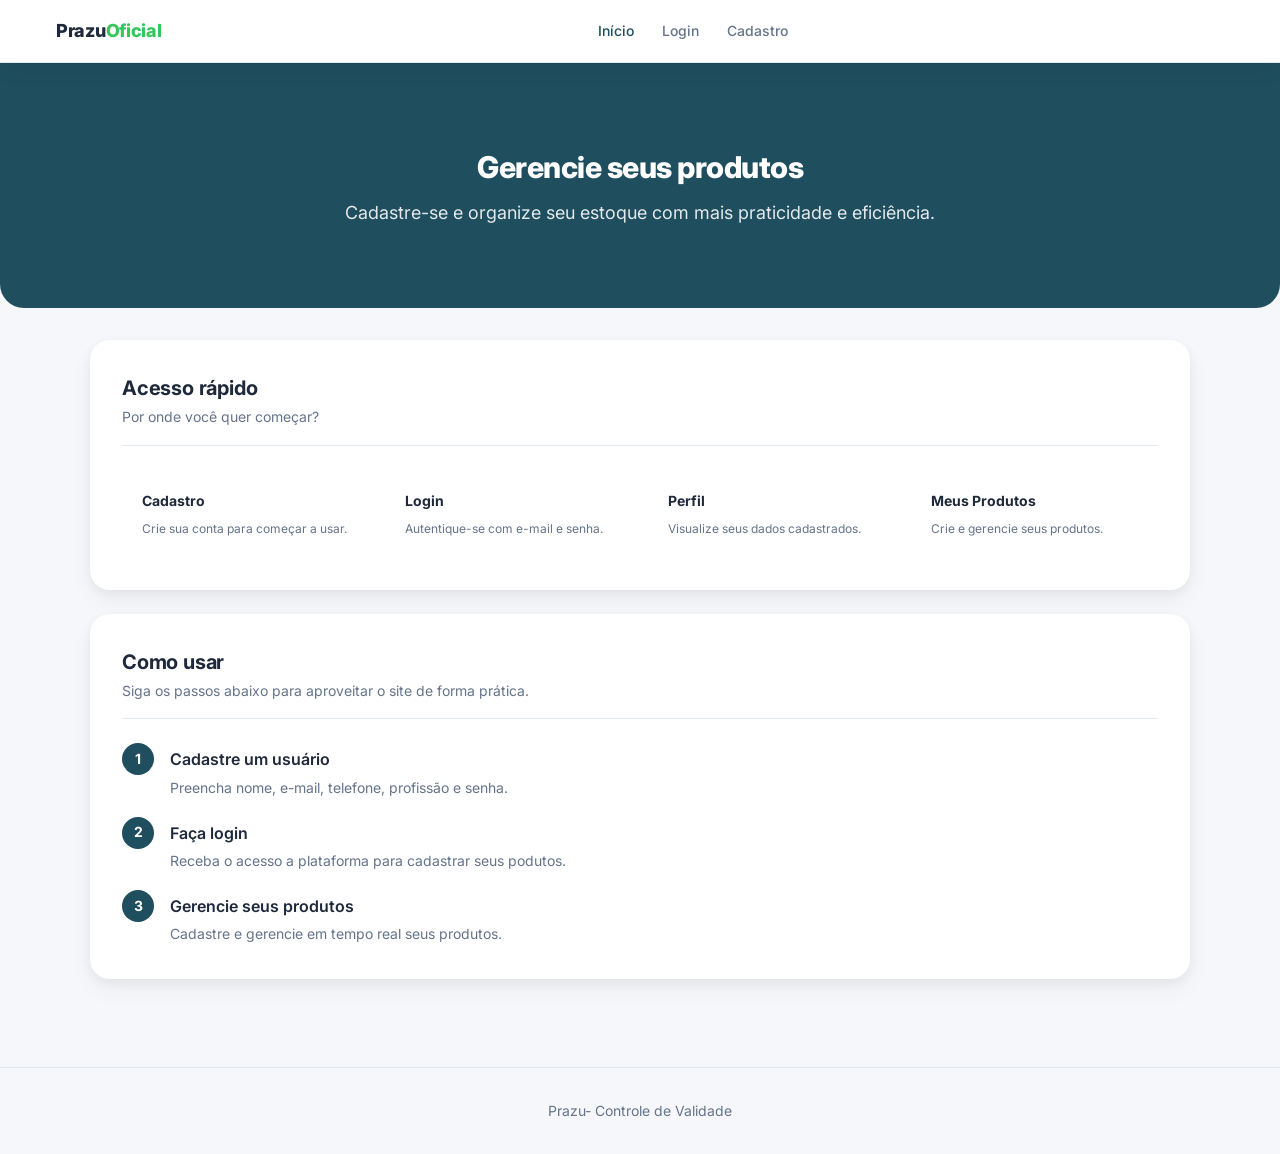
<file: index.html>
<!DOCTYPE html>
<html lang="pt-br">
<head>
    <meta charset="UTF-8">
    <meta name="viewport" content="width=device-width, initial-scale=1.0">
    <title>Prazu</title>

    <!-- ── ESTILOS ── -->
    <link rel="preconnect" href="https://fonts.googleapis.com">
    <link rel="preconnect" href="https://fonts.gstatic.com" crossorigin>
    <link href="https://fonts.googleapis.com/css2?family=Inter:wght@400;500;600;700;800&display=swap" rel="stylesheet">
    <link rel="stylesheet" href="css/style.css">
</head>
<body>

    <!-- ── NAVBAR ── -->
    <nav class="topbar">
        <div class="topbar-inner">
            <a class="topbar-brand" href="index.html">
                <span class="brand-name">Prazu<span>Oficial</span></span>
            </a>
            <div class="topbar-nav">
                <a class="nav-link active" href="index.html">Início</a>
                <a class="nav-link " href="login.html">Login</a>
                <a class="nav-link" href="cadastro.html">Cadastro</a>
            </div>
            <div class="topbar-actions">
                <button id="topbar-logout" class="secondary small is-hidden" type="button">Sair</button>
            </div>
        </div>
    </nav>

    <!-- ── HERO ── -->
    <div class="page-hero">
        <h1>Gerencie seus produtos</h1>
        <p>Cadastre-se e organize seu estoque com mais praticidade e eficiência.</p>
    </div>

    <!-- ── CONTEÚDO ── -->
    <div class="container">

        <section class="card">
            <div class="card-header">
                <div>
                    <h2>Acesso rápido</h2>
                    <p>Por onde você quer começar?</p>
                </div>
            </div>
            <div class="quick-links">
                <a class="quick-link-item" href="cadastro.html">
                    <span class="ql-title">Cadastro</span>
                    <span class="ql-desc">Crie sua conta para começar a usar.</span>
                </a>
                <a class="quick-link-item" href="login.html">
                    <span class="ql-title">Login</span>
                    <span class="ql-desc">Autentique-se com e-mail e senha.</span>
                </a>
                <a class="quick-link-item" href="perfil.html">
                    <span class="ql-title">Perfil</span>
                    <span class="ql-desc">Visualize seus dados cadastrados.</span>
                </a>
                <a class="quick-link-item" href="produtos.html">
                    <span class="ql-title">Meus Produtos</span>
                    <span class="ql-desc">Crie e gerencie seus produtos.</span>
                </a>
            </div>
        </section>

        <section class="card">
            <div class="card-header">
                <div>
                    <h2>Como usar</h2>
                    <p>Siga os passos abaixo para aproveitar o site de forma prática.</p>
                </div>
            </div>
            <div class="steps">
                <div class="step">
                    <div class="step-number">1</div>
                    <div class="step-content">
                        <strong>Cadastre um usuário</strong>
                        <span>Preencha nome, e-mail, telefone, profissão e senha.</span>
                    </div>
                </div>
                <div class="step">
                    <div class="step-number">2</div>
                    <div class="step-content">
                        <strong>Faça login</strong>
                        <span>Receba o acesso a plataforma para cadastrar seus podutos.</span>
                    </div>
                </div>
                <div class="step">
                    <div class="step-number">3</div>
                    <div class="step-content">
                        <strong>Gerencie seus produtos</strong>
                        <span>Cadastre e gerencie em tempo real seus produtos.</span>
                    </div>
                </div>
            </div>
        </section>

    </div>

    <footer>Prazu- Controle de Validade</footer>

    <!-- ── SCRIPTS ── -->
    <script src="js/api.js"></script>
</body>
</html>
</file>
<file: css/style.css>
/* ============================================================
   VARIÁVEIS DE DESIGN (tokens)
   ============================================================ */
:root {
    /* Cores primárias (cinza, azul, verde) */
    --color-primary:        #1F4E5F;
    --color-primary-dark:   #163845;
    --color-primary-light:  #EAF4F7;

    /* Cores de superfície */
    --color-bg:             #F5F7FA;
    --color-surface:        #ffffff;
    --color-surface-alt:    #FAFBFC;
    --color-border:         #E2E8F0;

    /* Cores de texto */
    --color-text:           #1E293B;
    --color-text-muted:     #64748B;

    /* Feedback */
    --color-success:        #34C759;
    --color-success-bg:     #dcfce7;
    --color-error:          #FF4D4F;
    --color-error-bg:       #fee2e2;
    --color-warning:        #FF9500;
    --color-warning-bg:     #fef3c7;

    /* Ações destrutivas / neutras */
    --color-danger:         #ef4444;
    --color-danger-dark:    #dc2626;
    --color-neutral:        #94a3b8;
    --color-neutral-dark:   #64748b;

    /* Espaçamento base */
    --space-1: 4px;
    --space-2: 8px;
    --space-3: 12px;
    --space-4: 16px;
    --space-5: 20px;
    --space-6: 24px;
    --space-8: 32px;
    --space-10: 40px;
    --space-12: 48px;

    /* Tipografia */
    --font-sans: 'Inter', system-ui, -apple-system, sans-serif;
    --font-size-xs:   0.75rem;
    --font-size-sm:   0.875rem;
    --font-size-base: 1rem;
    --font-size-lg:   1.125rem;
    --font-size-xl:   1.25rem;
    --font-size-2xl:  1.5rem;
    --font-size-3xl:  1.875rem;

    /* Sombras */
    --shadow-sm:  0 1px 3px rgba(0,0,0,.06), 0 1px 2px rgba(0,0,0,.04);
    --shadow-md:  0 4px 12px rgba(0,0,0,.07), 0 2px 4px rgba(0,0,0,.05);
    --shadow-lg:  0 10px 30px rgba(0,0,0,.10), 0 4px 10px rgba(0,0,0,.06);

    /* Bordas */
    --radius-sm:  6px;
    --radius-md:  10px;
    --radius-lg:  16px;
    --radius-xl:  24px;
    --radius-full: 9999px;

    /* Transições */
    --transition: 0.18s ease;
}

/* ============================================================
   RESET & BASE
   ============================================================ */
*, *::before, *::after {
    box-sizing: border-box;
    margin: 0;
    padding: 0;
}

html { scroll-behavior: smooth; }

body {
    font-family: var(--font-sans);
    font-size: var(--font-size-base);
    background: var(--color-bg);
    color: var(--color-text);
    min-height: 100vh;
    line-height: 1.6;
    -webkit-font-smoothing: antialiased;
}

/* ============================================================
   TOPBAR / NAVBAR
   ============================================================ */
.topbar {
    background: white;
    border-bottom: 1px solid var(--color-border);
    box-shadow: 0 1px 0 rgba(0,0,0,.05), 0 8px 24px rgba(0,0,0,.04);
    position: sticky;
    top: 0;
    z-index: 100;
}

.topbar-inner {
    width: min(1200px, 96%);
    margin: 0 auto;
    display: flex;
    align-items: center;
    justify-content: space-between;
    padding: var(--space-3) var(--space-4);
    gap: var(--space-4);
}

.topbar-brand {
    display: flex;
    align-items: center;
    gap: var(--space-2);
    text-decoration: none;
    color: var(--color-text);
}

.topbar-brand .brand-icon {
    width: 36px;
    height: 36px;
    background: var(--color-primary);
    border-radius: var(--radius-md);
    display: flex;
    align-items: center;
    justify-content: center;
    color: rgb(96, 149, 172);
    font-size: 18px;
    flex-shrink: 0;
}

.topbar-brand .brand-name {
    font-size: var(--font-size-lg);
    font-weight: 800;
    color: var(--color-text);
    letter-spacing: -0.3px;
}

.topbar-brand .brand-name span {
    color: #34C759;
}

.brand-icon img {
    width: 20px;
    height: 20px;
    object-fit: contain;
}

.topbar-nav {
    display: flex;
    align-items: center;
    gap: var(--space-1);
    flex-wrap: wrap;
}

.topbar-actions {
    display: flex;
    align-items: center;
    gap: var(--space-2);
}

.nav-link {
    display: inline-flex;
    align-items: center;
    gap: var(--space-1);
    padding: var(--space-2) var(--space-3);
    border-radius: var(--radius-md);
    text-decoration: none;
    font-size: var(--font-size-sm);
    font-weight: 500;
    color: var(--color-text-muted);
    transition: color var(--transition), background var(--transition);
}

.nav-link:hover {
    color: var(--color-primary);
    background: var(--color-primary-light);
}

.nav-link.active {
    color: #1F4E5F;
    background: white;
}

/* ============================================================
   PAGE HERO (substitui o <header> antigo)
   ============================================================ */
.page-hero {
    background: #1F4E5F;
    color: white;
    padding: 80px 20px;
    text-align: center;
    border-bottom-left-radius: 24px;
    border-bottom-right-radius: 24px;
}

.page-hero h1 {
    font-size: var(--font-size-3xl);
    font-weight: 800;
    letter-spacing: -0.5px;
    margin-bottom: var(--space-2);
}

.page-hero p {
    font-size: var(--font-size-lg);
    opacity: 0.88;
}

/* ============================================================
   LAYOUT
   ============================================================ */
.container {
    width: min(1100px, 96%);
    margin: 0 auto;
    padding: var(--space-8) 0 var(--space-12);
}

/* página centrada (login / cadastro) */
.container.center {
    max-width: 480px;
}

/* ============================================================
   CARD
   ============================================================ */
.card {
    background: white;
    border: none;
    border-radius: 20px;
    padding: 32px;
    margin-bottom: var(--space-6);
    box-shadow: 0 4px 12px rgba(0,0,0,.05), 0 12px 24px rgba(0,0,0,.04);
}

.card-header {
    display: flex;
    align-items: center;
    gap: var(--space-3);
    margin-bottom: var(--space-6);
    padding-bottom: var(--space-4);
    border-bottom: 1px solid var(--color-border);
}

.card-header .card-icon {
    width: 40px;
    height: 40px;
    background: var(--color-primary-light);
    border-radius: var(--radius-md);
    display: flex;
    align-items: center;
    justify-content: center;
    font-size: 20px;
    flex-shrink: 0;
}

.card-icon img {
    width: 20px;
    height: 20px;
    object-fit: contain;
}

.card-header h2 {
    font-size: var(--font-size-xl);
    font-weight: 700;
    color: var(--color-text);
    letter-spacing: -0.2px;
}

.card-header p {
    font-size: var(--font-size-sm);
    color: var(--color-text-muted);
    margin-top: 2px;
}

/* card de instrução sutil */
.card.info-card {
    background: var(--color-primary-light);
    border-color: #F5F7FA;
    box-shadow: none;
    padding: var(--space-5) var(--space-6);
}

.card.info-card p {
    color: #1F4E5F;
    font-size: var(--font-size-sm);
    line-height: 1.6;
}

/* ============================================================
   FORMULÁRIOS
   ============================================================ */
.form-field {
    margin-bottom: var(--space-5);
}

.form-field label {
    display: block;
    margin-bottom: var(--space-2);
    font-size: var(--font-size-sm);
    font-weight: 600;
    color: var(--color-text);
}

.form-field input {
    width: 100%;
    padding: 14px 16px;
    border: 2px solid #E2E8F0;
    border-radius: 12px;
    background: white;
    font-size: var(--font-size-base);
    color: var(--color-text);
    transition: border-color var(--transition), box-shadow var(--transition);
    outline: none;
}

.form-field input:focus {
    border-color: #34C759;
    box-shadow: 0 0 0 4px rgba(52,199,89,.15);
    background: white;
}

.form-field input::placeholder {
    color: var(--color-neutral);
}

/* ============================================================
   CLASSES SIMPLES DE APOIO (LEGIBILIDADE)
   ============================================================ */
.app-page {
    padding-top: var(--space-8);
    padding-bottom: var(--space-12);
}

.app-card {
    margin-bottom: var(--space-6);
    box-shadow: var(--shadow-md);
}

.app-profile-head {
    display: flex;
    flex-direction: column;
    align-items: center;
    gap: var(--space-6);
}

.app-overline {
    text-transform: uppercase;
    color: var(--color-primary);
    font-size: var(--font-size-xs);
    font-weight: 700;
    margin-bottom: var(--space-2);
}

.app-title {
    font-size: var(--font-size-2xl);
    margin-bottom: var(--space-2);
}

.app-subtitle {
    font-size: var(--font-size-xl);
    margin-bottom: 2px;
}

.app-muted {
    color: var(--color-text-muted);
    margin-bottom: 0;
}

.app-actions {
    display: flex;
    flex-wrap: wrap;
    gap: var(--space-2);
    margin-top: var(--space-4);
}

.app-header {
    padding-bottom: var(--space-3);
    margin-bottom: var(--space-2);
}

/* ============================================================
   BOTÕES
   ============================================================ */
button,
button[type="submit"],
a.button {
    display: inline-flex;
    align-items: center;
    justify-content: center;
    gap: var(--space-2);
    padding: 10px var(--space-5);
    border: none;
    border-radius: var(--radius-md);
    font-family: var(--font-sans);
    font-size: var(--font-size-sm);
    font-weight: 600;
    cursor: pointer;
    text-decoration: none;
    transition: background var(--transition), transform var(--transition), box-shadow var(--transition);
    line-height: 1;
    white-space: nowrap;

    /* padrão: primário */
    background: var(--color-primary);
    color: white;
}

button:hover,
button[type="submit"]:hover,
a.button:hover {
    background: #2CB34E;
    box-shadow: 0 4px 12px rg#F5F7FAba(99,102,241,0.3);
    transform: translateY(-1px);
}

button:active,
button[type="submit"]:active,
a.button:active {
    transform: translateY(0);
}

button.full-width {
    width: 100%;
    padding: 12px var(--space-5);
    font-size: var(--font-size-base);
}

button.secondary,
a.button.secondary {
    background: transparent;
    color: var(--color-text-muted);
    border: 1.5px solid var(--color-border);
    box-shadow: none;
}

button.secondary:hover,
a.button.secondary:hover {
    background: var(--color-surface-alt);
    color: var(--color-text);
    border-color: var(--color-neutral);
    box-shadow: none;
}

button.danger {
    background: var(--color-danger);
    color: white;
}

button.danger:hover {
    background: var(--color-danger-dark);
    box-shadow: 0 4px 12px rg#c63639ba(239,68,68,0.3);
}

button.small {
    padding: 6px 10px;
    font-size: var(--font-size-xs);
    border-radius: var(--radius-sm);
}

/* ============================================================
   HERO DA PÁGINA INICIAL — grid de acesso rápido
   ============================================================ */
.quick-links {
    display: grid;
    grid-template-columns: repeat(auto-fit, minmax(200px, 1fr));
    gap: var(--space-4);
    margin-top: var(--space-2);
}

.quick-link-item {
    display: flex;
    flex-direction: column;
    align-items: flex-start;
    gap: var(--space-2);
    padding: var(--space-5);
    border-radius: 18px;
    background: white;
    border: none;
    text-decoration: none;
    color: var(--color-text);
    transition: border-color var(--transition), box-shadow 0 2px 10px rgba(0,0,0,.05), transform var(--transition);
}

.quick-link-item:hover {
    box-shadow: 0 12px 24px rgba(0,0,0,.08);
    transform: translateY(-4px);
}

.quick-link-item .ql-icon {
    display: inline-flex;
    align-items: center;
    justify-content: center;
}

.quick-link-item .ql-icon img {
    width: 24px;
    height: 24px;
    object-fit: contain;
}

.quick-link-item .ql-title {
    font-size: var(--font-size-sm);
    font-weight: 700;
}

.quick-link-item .ql-desc {
    font-size: var(--font-size-xs);
    color: var(--color-text-muted);
    line-height: 1.5;
}

/* passos de uso */
.steps {
    display: flex;
    flex-direction: column;
    gap: var(--space-4);
}

.step {
    display: flex;
    align-items: flex-start;
    gap: var(--space-4);
}

.step-number {
    width: 32px;
    height: 32px;
    background: var(--color-primary);
    color: white;
    border-radius: var(--radius-full);
    display: flex;
    align-items: center;
    justify-content: center;
    font-weight: 700;
    font-size: var(--font-size-sm);
    flex-shrink: 0;
}

.step-content {
    padding-top: 4px;
}

.step-content strong {
    display: block;
    font-weight: 600;
    margin-bottom: 2px;
}

.step-content span {
    font-size: var(--font-size-sm);
    color: var(--color-text-muted);
}

/* ============================================================
   PERFIL — info
   ============================================================ */
.perfil-grid {
    display: grid;
    grid-template-columns: repeat(auto-fit, minmax(200px, 1fr));
    gap: var(--space-4);
    margin-bottom: var(--space-5);
}

.perfil-item {
    background: var(--color-surface-alt);
    border: 1px solid var(--color-border);
    border-radius: var(--radius-md);
    padding: var(--space-4);
}

.perfil-item .pi-label {
    font-size: var(--font-size-xs);
    font-weight: 600;
    color: var(--color-text-muted);
    text-transform: uppercase;
    letter-spacing: 0.5px;
    margin-bottom: 4px;
}

.perfil-item .pi-value {
    font-size: var(--font-size-base);
    font-weight: 600;
    color: var(--color-text);
}

/* ============================================================
   TAREFAS — cards em grid
   ============================================================ */
.produtos-grid {
    display: grid;
    grid-template-columns: repeat(auto-fill, minmax(280px, 1fr));
    gap: var(--space-4);
    margin-top: var(--space-4);
}

.produto-card {
    background: var(--color-surface);
    border: 1.5px solid var(--color-border);
    border-radius: var(--radius-lg);
    padding: var(--space-5);
    display: flex;
    flex-direction: column;
    gap: var(--space-3);
    transition: border-color var(--transition), box-shadow var(--transition);
}

.produto-card:hover {
    border-color: var(--color-primary);
    box-shadow: var(--shadow-md);
}

.produto-card.done {
    background: #f0fdf4;
    border-color: #bbf7d0;
}

.produto-card-title {
    font-size: var(--font-size-base);
    font-weight: 600;
    color: var(--color-text);
    word-break: break-word;
}

.produto-card-desc {
    font-size: var(--font-size-sm);
    color: var(--color-text-muted);
    margin-top: 2px;
    word-break: break-word;
}

.produto-card.done .produto-card-title {
    text-decoration: line-through;
    color: var(--color-text-muted);
}

.produto-card-actions {
    display: flex;
    gap: var(--space-2);
    margin-top: auto;
    flex-wrap: wrap;
}

/* Badge de status nos cards */
.badge {
    display: inline-flex;
    align-items: center;
    gap: 5px;
    padding: 3px 10px;
    border-radius: var(--radius-full);
    font-size: var(--font-size-xs);
    font-weight: 700;
}

.badge.done {
    background: #dcfce7;
    color: #166534;
}

.badge.pending {
    background: #fef3c7;
    color: #92400e;
}

/* ============================================================
   TABELA (alternativa) — mantida para compatibilidade
   ============================================================ */
.table-wrapper {
    overflow-x: auto;
    border-radius: var(--radius-md);
    border: 1px solid var(--color-border);
    margin-top: var(--space-4);
}

.table-actions {
    display: flex;
    gap: var(--space-2);
    flex-wrap: wrap;
}

table {
    width: 100%;
    border-collapse: collapse;
}

table th,
table td {
    padding: 12px var(--space-4);
    text-align: left;
    font-size: var(--font-size-sm);
    border-bottom: 1px solid var(--color-border);
}

table th {
    background: var(--color-surface-alt);
    font-weight: 600;
    color: var(--color-text-muted);
    text-transform: uppercase;
    font-size: var(--font-size-xs);
    letter-spacing: 0.5px;
}

table tbody tr:last-child td { border-bottom: none; }
table tbody tr:hover { background: #fafafa; }

/* Status na tabela (compatibilidade com js existente) */
.status {
    display: inline-flex;
    align-items: center;
}

.status.done  { color: var(--color-success); font-weight: 600; }
.status.pending { color: var(--color-warning); font-weight: 600; }

/* ============================================================
   ALERTAS
   ============================================================ */
.alert {
    display: flex;
    align-items: flex-start;
    gap: var(--space-3);
    padding: var(--space-4) var(--space-5);
    border-radius: var(--radius-md);
    margin: var(--space-4) 0;
    font-size: var(--font-size-sm);
    font-weight: 500;
    line-height: 1.5;
}

.alert.success {
    background: var(--color-success-bg);
    color: var(--color-success);
    border-left: 4px solid var(--color-success);
}

.alert.error {
    background: var(--color-error-bg);
    color: var(--color-error);
    border-left: 4px solid var(--color-error);
}

/* ============================================================
   LINKS AUXILIARES
   ============================================================ */
.links {
    display: flex;
    gap: var(--space-3);
    flex-wrap: wrap;
    margin-top: var(--space-5);
    align-items: center;
}

.links a {
    font-size: var(--font-size-sm);
    font-weight: 500;
    color: var(--color-primary);
    text-decoration: none;
    padding: 2px 0;
    border-bottom: 1.5px solid transparent;
    transition: border-color var(--transition);
}

.links a:hover {
    border-color: var(--color-primary);
}

/* separador nos links */
.links .sep {
    color: var(--color-neutral);
    user-select: none;
}

/* ============================================================
   FORMULÁRIO EM LINHA (adicionar tarefa)
   ============================================================ */
.form-inline {
    display: flex;
    gap: var(--space-3);
    align-items: flex-end;
}

.form-inline .form-field {
    flex: 1;
    margin-bottom: 0;
}

/* ============================================================
   VAZIO (quando não há tarefas)
   ============================================================ */
.empty-state {
    text-align: center;
    padding: var(--space-12) var(--space-4);
    color: var(--color-text-muted);
}

.empty-state .es-icon {
    display: inline-flex;
    align-items: center;
    justify-content: center;
    margin-bottom: var(--space-4);
    opacity: 0.5;
}

.empty-state .es-icon img {
    width: 48px;
    height: 48px;
    object-fit: contain;
}

.empty-state p {
    font-size: var(--font-size-base);
    font-weight: 500;
}

.view-switch {
    display: inline-flex;
    gap: var(--space-2);
    margin: var(--space-2) 0 var(--space-5);
}

.view-switch-simple {
    display: flex;
    gap: var(--space-2);
    margin-bottom: var(--space-4);
    flex-wrap: wrap;
}

.view-switch-simple button {
    border: 1px solid var(--color-border);
    background: #fff;
    color: var(--color-text);
}

.view-switch-simple button.active {
    background: var(--color-primary);
    color: #fff;
    border-color: var(--color-primary);
}

.prazu-form-simple {
    display: grid;
    grid-template-columns: 1fr 220px auto;
    gap: var(--space-3);
    align-items: end;
    margin-bottom: var(--space-4);
}

.prazu-form-simple select {
    width: 100%;
    padding: 10px var(--space-3);
    border: 1px solid var(--color-border);
    border-radius: var(--radius-md);
    font-size: var(--font-size-base);
    background: #fff;
}

.prazu-form-modal textarea,
.prazu-form-modal select,
.prazu-form-modal input {
    width: 100%;
    padding: 10px var(--space-3);
    border: 1px solid var(--color-border);
    border-radius: var(--radius-md);
    font-family: var(--font-sans);
    font-size: var(--font-size-base);
}

.status-pill {
    display: inline-flex;
    align-items: center;
    padding: 4px 10px;
    border-radius: 999px;
    font-size: var(--font-size-xs);
    font-weight: 700;
}

.status-pill.novo {
    background: #DCFCE7;
    color: #166534;
}

.status-pill.dentro-validade {
    background: #FEF3C7;
    color: #92400E;
}

.status-pill.vencido {
    background: #FEE2E2;
    color: #991B1B;
}

.kanban-board {
    display: grid;
    grid-template-columns: repeat(3, minmax(0, 1fr));
    gap: var(--space-4);
}

.kanban-column h3 {
    font-size: var(--font-size-base);
    margin-bottom: var(--space-3);
}

.kanban-list {
    min-height: 260px;
    display: flex;
    flex-direction: column;
    gap: var(--space-3);
}

.kanban-card,
.produto-card {
    cursor: grab;
}

.kanban-card:active,
.produto-card:active {
    cursor: grabbing;
}

.view-switch button.active {
    background: var(--color-primary);
    color: white;
    border-color: var(--color-primary);
}

.token-box {
    margin-top: var(--space-2);
    white-space: pre-wrap;
    word-break: break-word;
}

.is-hidden {
    display: none !important;
}

/* ============================================================
   BOOTSTRAP OVERRIDES E NOVOS COMPONENTES
   ============================================================ */
.page-hero {
    background: #1F4E5F;
    position: relative;
    overflow: hidden;
}

.page-hero .container {
    position: relative;
    z-index: 1;
}

.profile-avatar,
.profile-avatar-lg {
    width: 112px;
    height: 112px;
    border-radius: 50%;
    object-fit: cover;
    border: 4px solid rgba(255, 255, 255, 0.85);
    box-shadow: var(--shadow-md);
    background: var(--color-surface);
}

.profile-avatar-lg {
    width: 144px;
    height: 144px;
}

.profile-avatar-wrap {
    flex: 0 0 auto;
}

.prazu-card {
    border: 1px solid rgba(15, 23, 42, 0.08);
    border-radius: var(--radius-lg);
}

.prazu-card.done {
    border-color: rgba(34, 197, 94, 0.35);
    background: linear-gradient(180deg, rgba(34, 197, 94, 0.08), rgba(255, 255, 255, 1));
}

.prazu-title.done {
    text-decoration: line-through;
    color: var(--color-text-muted);
}

.kanban-column {
    background: var(--color-surface);
    border: 1px solid var(--color-border);
    border-radius: var(--radius-lg);
    padding: var(--space-4);
    box-shadow: var(--shadow-sm);
}

.kanban-list {
    min-height: 240px;
}

.kanban-card {
    background: var(--color-surface-alt);
    border: 1px solid var(--color-border);
    border-left: 4px solid var(--color-primary);
    border-radius: var(--radius-md);
    padding: var(--space-4);
    box-shadow: var(--shadow-sm);
}

.kanban-card.done {
    border-left-color: var(--color-success);
}

.kanban-card .prazu-title {
    color: var(--color-text);
}

.btn-group.view-switch .btn {
    min-width: 120px;
}

.btn-group.view-switch .btn.active {
    box-shadow: var(--shadow-sm);
}

.table-responsive {
    border: 1px solid var(--color-border);
    border-radius: var(--radius-lg);
    overflow: hidden;
}

.token-box {
    background: #0f172a;
    color: #e2e8f0;
    border-radius: var(--radius-md);
    padding: var(--space-4);
    min-height: 72px;
    margin: 0;
}

.modal-content {
    border-radius: var(--radius-lg);
}

.modal-header,
.modal-footer {
    border-color: var(--color-border);
}

.form-label {
    font-weight: 600;
}

.form-control,
.form-select {
    border-radius: var(--radius-md);
    border-color: var(--color-border);
}

.form-control:focus,
.form-select:focus {
    border-color: var(--color-primary);
    box-shadow: 0 0 0 0.25rem rg#F5F7FAba(99, 102, 241, 0.15);
}

/* ============================================================
   FOOTER
   ============================================================ */
footer {
    text-align: center;
    color: var(--color-text-muted);
    font-size: var(--font-size-sm);
    padding: var(--space-8) var(--space-4);
    border-top: 1px solid var(--color-border);
    margin-top: var(--space-4);
}

/* ============================================================
   RESPONSIVIDADE
   ============================================================ */
@media (max-width: 600px) {
    .topbar-nav {
        gap: 0;
    }
    .page-hero h1 { font-size: var(--font-size-2xl); }
    .card { padding: var(--space-5); }
    .form-inline { flex-direction: column; align-items: stretch; }
    .produtos-grid { grid-template-columns: 1fr; }
    .prazu-form-simple { grid-template-columns: 1fr; }
    .kanban-board { grid-template-columns: 1fr; }
}

@media (min-width: 992px) {
    .app-profile-head {
        flex-direction: row;
        align-items: center;
    }
}
</file>
